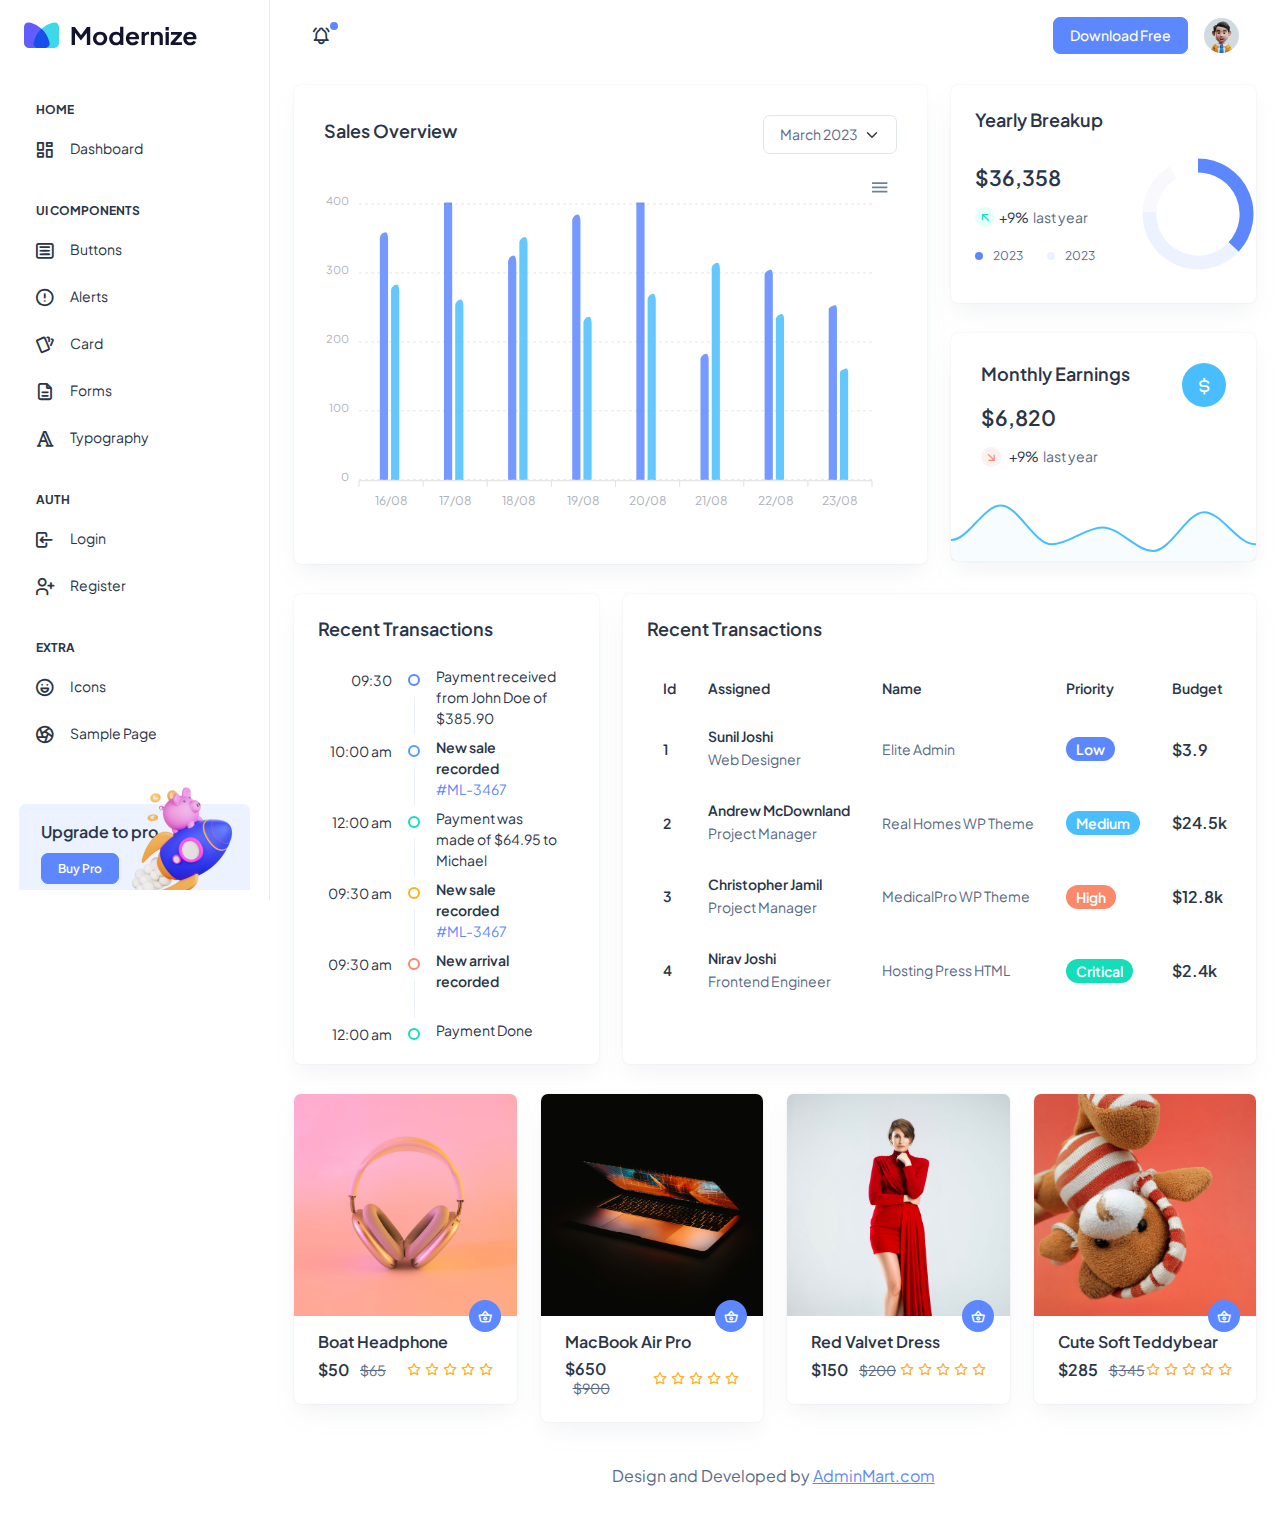
<file: original.html>
<!doctype html>
<html lang="en">

<head>
  <meta charset="utf-8">
  <meta name="viewport" content="width=device-width, initial-scale=1">
  <title>Modernize Free</title>
  <link rel="shortcut icon" type="image/png" href="assets/images/logos/favicon.png" />
  <link rel="stylesheet" href="assets/css/styles.min.css" />
</head>

<body>
  <!--  Body Wrapper -->
  <div class="page-wrapper" id="main-wrapper" data-layout="vertical" data-navbarbg="skin6" data-sidebartype="full"
    data-sidebar-position="fixed" data-header-position="fixed">
    <!-- Sidebar Start -->
    <aside class="left-sidebar">
      <!-- Sidebar scroll-->
      <div>
        <div class="brand-logo d-flex align-items-center justify-content-between">
          <a href="index.html" class="text-nowrap logo-img">
            <img src="assets/images/logos/dark-logo.svg" width="180" alt="" />
          </a>
          <div class="close-btn d-xl-none d-block sidebartoggler cursor-pointer" id="sidebarCollapse">
            <i class="ti ti-x fs-8"></i>
          </div>
        </div>
        <!-- Sidebar navigation-->
        <nav class="sidebar-nav scroll-sidebar" data-simplebar="">
          <ul id="sidebarnav">
            <li class="nav-small-cap">
              <i class="ti ti-dots nav-small-cap-icon fs-4"></i>
              <span class="hide-menu">Home</span>
            </li>
            <li class="sidebar-item">
              <a class="sidebar-link" href="index.html" aria-expanded="false">
                <span>
                  <i class="ti ti-layout-dashboard"></i>
                </span>
                <span class="hide-menu">Dashboard</span>
              </a>
            </li>
            <li class="nav-small-cap">
              <i class="ti ti-dots nav-small-cap-icon fs-4"></i>
              <span class="hide-menu">UI COMPONENTS</span>
            </li>
            <li class="sidebar-item">
              <a class="sidebar-link" href="./ui-buttons.html" aria-expanded="false">
                <span>
                  <i class="ti ti-article"></i>
                </span>
                <span class="hide-menu">Buttons</span>
              </a>
            </li>
            <li class="sidebar-item">
              <a class="sidebar-link" href="./ui-alerts.html" aria-expanded="false">
                <span>
                  <i class="ti ti-alert-circle"></i>
                </span>
                <span class="hide-menu">Alerts</span>
              </a>
            </li>
            <li class="sidebar-item">
              <a class="sidebar-link" href="./ui-card.html" aria-expanded="false">
                <span>
                  <i class="ti ti-cards"></i>
                </span>
                <span class="hide-menu">Card</span>
              </a>
            </li>
            <li class="sidebar-item">
              <a class="sidebar-link" href="./ui-forms.html" aria-expanded="false">
                <span>
                  <i class="ti ti-file-description"></i>
                </span>
                <span class="hide-menu">Forms</span>
              </a>
            </li>
            <li class="sidebar-item">
              <a class="sidebar-link" href="./ui-typography.html" aria-expanded="false">
                <span>
                  <i class="ti ti-typography"></i>
                </span>
                <span class="hide-menu">Typography</span>
              </a>
            </li>
            <li class="nav-small-cap">
              <i class="ti ti-dots nav-small-cap-icon fs-4"></i>
              <span class="hide-menu">AUTH</span>
            </li>
            <li class="sidebar-item">
              <a class="sidebar-link" href="./authentication-login.html" aria-expanded="false">
                <span>
                  <i class="ti ti-login"></i>
                </span>
                <span class="hide-menu">Login</span>
              </a>
            </li>
            <li class="sidebar-item">
              <a class="sidebar-link" href="./authentication-register.html" aria-expanded="false">
                <span>
                  <i class="ti ti-user-plus"></i>
                </span>
                <span class="hide-menu">Register</span>
              </a>
            </li>
            <li class="nav-small-cap">
              <i class="ti ti-dots nav-small-cap-icon fs-4"></i>
              <span class="hide-menu">EXTRA</span>
            </li>
            <li class="sidebar-item">
              <a class="sidebar-link" href="./icon-tabler.html" aria-expanded="false">
                <span>
                  <i class="ti ti-mood-happy"></i>
                </span>
                <span class="hide-menu">Icons</span>
              </a>
            </li>
            <li class="sidebar-item">
              <a class="sidebar-link" href="./sample-page.html" aria-expanded="false">
                <span>
                  <i class="ti ti-aperture"></i>
                </span>
                <span class="hide-menu">Sample Page</span>
              </a>
            </li>
          </ul>
          <div class="unlimited-access hide-menu bg-light-primary position-relative mb-7 mt-5 rounded">
            <div class="d-flex">
              <div class="unlimited-access-title me-3">
                <h6 class="fw-semibold fs-4 mb-6 text-dark w-85">Upgrade to pro</h6>
                <a href="https://adminmart.com/product/modernize-bootstrap-5-admin-template/" target="_blank" class="btn btn-primary fs-2 fw-semibold lh-sm">Buy Pro</a>
              </div>
              <div class="unlimited-access-img">
                <img src="assets/images/backgrounds/rocket.png" alt="" class="img-fluid">
              </div>
            </div>
          </div>
        </nav>
        <!-- End Sidebar navigation -->
      </div>
      <!-- End Sidebar scroll-->
    </aside>
    <!--  Sidebar End -->
    <!--  Main wrapper -->
    <div class="body-wrapper">
      <!--  Header Start -->
      <header class="app-header">
        <nav class="navbar navbar-expand-lg navbar-light">
          <ul class="navbar-nav">
            <li class="nav-item d-block d-xl-none">
              <a class="nav-link sidebartoggler nav-icon-hover" id="headerCollapse" href="javascript:void(0)">
                <i class="ti ti-menu-2"></i>
              </a>
            </li>
            <li class="nav-item">
              <a class="nav-link nav-icon-hover" href="javascript:void(0)">
                <i class="ti ti-bell-ringing"></i>
                <div class="notification bg-primary rounded-circle"></div>
              </a>
            </li>
          </ul>
          <div class="navbar-collapse justify-content-end px-0" id="navbarNav">
            <ul class="navbar-nav flex-row ms-auto align-items-center justify-content-end">
              <a href="https://adminmart.com/product/modernize-free-bootstrap-admin-dashboard/" target="_blank" class="btn btn-primary">Download Free</a>
              <li class="nav-item dropdown">
                <a class="nav-link nav-icon-hover" href="javascript:void(0)" id="drop2" data-bs-toggle="dropdown"
                  aria-expanded="false">
                  <img src="assets/images/profile/user-1.jpg" alt="" width="35" height="35" class="rounded-circle">
                </a>
                <div class="dropdown-menu dropdown-menu-end dropdown-menu-animate-up" aria-labelledby="drop2">
                  <div class="message-body">
                    <a href="javascript:void(0)" class="d-flex align-items-center gap-2 dropdown-item" data-bs-toggle="modal" data-bs-target="#global-modal">
                      <i class="ti ti-user fs-6"></i>
                      <p class="mb-0 fs-3">My Profile</p>
                    </a>
                    <a href="javascript:void(0)" class="d-flex align-items-center gap-2 dropdown-item" data-bs-toggle="modal" data-bs-target="#global-modal">
                      <i class="ti ti-mail fs-6"></i>
                      <p class="mb-0 fs-3">My Account</p>
                    </a>
                    <a href="javascript:void(0)" class="d-flex align-items-center gap-2 dropdown-item" data-bs-toggle="modal" data-bs-target="#global-modal">
                      <i class="ti ti-list-check fs-6"></i>
                      <p class="mb-0 fs-3">My Task</p>
                    </a>
                    <a href="index.html" class="btn btn-outline-primary mx-3 mt-2 d-block" >Logout</a>
                  </div>
                </div>
              </li>
            </ul>
          </div>
        </nav>
      </header>
      <!--  Header End -->
      <div class="container-fluid">
        <!--  Row 1 -->
        <div class="row">
          <div class="col-lg-8 d-flex align-items-strech">
            <div class="card w-100">
              <div class="card-body">
                <div class="d-sm-flex d-block align-items-center justify-content-between mb-9">
                  <div class="mb-3 mb-sm-0">
                    <h5 class="card-title fw-semibold">Sales Overview</h5>
                  </div>
                  <div>
                    <select class="form-select">
                      <option value="1">March 2023</option>
                      <option value="2">April 2023</option>
                      <option value="3">May 2023</option>
                      <option value="4">June 2023</option>
                    </select>
                  </div>
                </div>
                <div id="chart"></div>
              </div>
            </div>
          </div>
          <div class="col-lg-4">
            <div class="row">
              <div class="col-lg-12">
                <!-- Yearly Breakup -->
                <div class="card overflow-hidden">
                  <div class="card-body p-4">
                    <h5 class="card-title mb-9 fw-semibold">Yearly Breakup</h5>
                    <div class="row align-items-center">
                      <div class="col-8">
                        <h4 class="fw-semibold mb-3">$36,358</h4>
                        <div class="d-flex align-items-center mb-3">
                          <span
                            class="me-1 rounded-circle bg-light-success round-20 d-flex align-items-center justify-content-center">
                            <i class="ti ti-arrow-up-left text-success"></i>
                          </span>
                          <p class="text-dark me-1 fs-3 mb-0">+9%</p>
                          <p class="fs-3 mb-0">last year</p>
                        </div>
                        <div class="d-flex align-items-center">
                          <div class="me-4">
                            <span class="round-8 bg-primary rounded-circle me-2 d-inline-block"></span>
                            <span class="fs-2">2023</span>
                          </div>
                          <div>
                            <span class="round-8 bg-light-primary rounded-circle me-2 d-inline-block"></span>
                            <span class="fs-2">2023</span>
                          </div>
                        </div>
                      </div>
                      <div class="col-4">
                        <div class="d-flex justify-content-center">
                          <div id="breakup"></div>
                        </div>
                      </div>
                    </div>
                  </div>
                </div>
              </div>
              <div class="col-lg-12">
                <!-- Monthly Earnings -->
                <div class="card">
                  <div class="card-body">
                    <div class="row alig n-items-start">
                      <div class="col-8">
                        <h5 class="card-title mb-9 fw-semibold"> Monthly Earnings </h5>
                        <h4 class="fw-semibold mb-3">$6,820</h4>
                        <div class="d-flex align-items-center pb-1">
                          <span
                            class="me-2 rounded-circle bg-light-danger round-20 d-flex align-items-center justify-content-center">
                            <i class="ti ti-arrow-down-right text-danger"></i>
                          </span>
                          <p class="text-dark me-1 fs-3 mb-0">+9%</p>
                          <p class="fs-3 mb-0">last year</p>
                        </div>
                      </div>
                      <div class="col-4">
                        <div class="d-flex justify-content-end">
                          <div
                            class="text-white bg-secondary rounded-circle p-6 d-flex align-items-center justify-content-center">
                            <i class="ti ti-currency-dollar fs-6"></i>
                          </div>
                        </div>
                      </div>
                    </div>
                  </div>
                  <div id="earning"></div>
                </div>
              </div>
            </div>
          </div>
        </div>
        <div class="row">
          <div class="col-lg-4 d-flex align-items-stretch">
            <div class="card w-100">
              <div class="card-body p-4">
                <div class="mb-4">
                  <h5 class="card-title fw-semibold">Recent Transactions</h5>
                </div>
                <ul class="timeline-widget mb-0 position-relative mb-n5">
                  <li class="timeline-item d-flex position-relative overflow-hidden">
                    <div class="timeline-time text-dark flex-shrink-0 text-end">09:30</div>
                    <div class="timeline-badge-wrap d-flex flex-column align-items-center">
                      <span class="timeline-badge border-2 border border-primary flex-shrink-0 my-8"></span>
                      <span class="timeline-badge-border d-block flex-shrink-0"></span>
                    </div>
                    <div class="timeline-desc fs-3 text-dark mt-n1">Payment received from John Doe of $385.90</div>
                  </li>
                  <li class="timeline-item d-flex position-relative overflow-hidden">
                    <div class="timeline-time text-dark flex-shrink-0 text-end">10:00 am</div>
                    <div class="timeline-badge-wrap d-flex flex-column align-items-center">
                      <span class="timeline-badge border-2 border border-info flex-shrink-0 my-8"></span>
                      <span class="timeline-badge-border d-block flex-shrink-0"></span>
                    </div>
                    <div class="timeline-desc fs-3 text-dark mt-n1 fw-semibold">New sale recorded <a
                        href="javascript:void(0)" class="text-primary d-block fw-normal">#ML-3467</a>
                    </div>
                  </li>
                  <li class="timeline-item d-flex position-relative overflow-hidden">
                    <div class="timeline-time text-dark flex-shrink-0 text-end">12:00 am</div>
                    <div class="timeline-badge-wrap d-flex flex-column align-items-center">
                      <span class="timeline-badge border-2 border border-success flex-shrink-0 my-8"></span>
                      <span class="timeline-badge-border d-block flex-shrink-0"></span>
                    </div>
                    <div class="timeline-desc fs-3 text-dark mt-n1">Payment was made of $64.95 to Michael</div>
                  </li>
                  <li class="timeline-item d-flex position-relative overflow-hidden">
                    <div class="timeline-time text-dark flex-shrink-0 text-end">09:30 am</div>
                    <div class="timeline-badge-wrap d-flex flex-column align-items-center">
                      <span class="timeline-badge border-2 border border-warning flex-shrink-0 my-8"></span>
                      <span class="timeline-badge-border d-block flex-shrink-0"></span>
                    </div>
                    <div class="timeline-desc fs-3 text-dark mt-n1 fw-semibold">New sale recorded <a
                        href="javascript:void(0)" class="text-primary d-block fw-normal">#ML-3467</a>
                    </div>
                  </li>
                  <li class="timeline-item d-flex position-relative overflow-hidden">
                    <div class="timeline-time text-dark flex-shrink-0 text-end">09:30 am</div>
                    <div class="timeline-badge-wrap d-flex flex-column align-items-center">
                      <span class="timeline-badge border-2 border border-danger flex-shrink-0 my-8"></span>
                      <span class="timeline-badge-border d-block flex-shrink-0"></span>
                    </div>
                    <div class="timeline-desc fs-3 text-dark mt-n1 fw-semibold">New arrival recorded 
                    </div>
                  </li>
                  <li class="timeline-item d-flex position-relative overflow-hidden">
                    <div class="timeline-time text-dark flex-shrink-0 text-end">12:00 am</div>
                    <div class="timeline-badge-wrap d-flex flex-column align-items-center">
                      <span class="timeline-badge border-2 border border-success flex-shrink-0 my-8"></span>
                    </div>
                    <div class="timeline-desc fs-3 text-dark mt-n1">Payment Done</div>
                  </li>
                </ul>
              </div>
            </div>
          </div>
          <div class="col-lg-8 d-flex align-items-stretch">
            <div class="card w-100">
              <div class="card-body p-4">
                <h5 class="card-title fw-semibold mb-4">Recent Transactions</h5>
                <div class="table-responsive">
                  <table class="table text-nowrap mb-0 align-middle">
                    <thead class="text-dark fs-4">
                      <tr>
                        <th class="border-bottom-0">
                          <h6 class="fw-semibold mb-0">Id</h6>
                        </th>
                        <th class="border-bottom-0">
                          <h6 class="fw-semibold mb-0">Assigned</h6>
                        </th>
                        <th class="border-bottom-0">
                          <h6 class="fw-semibold mb-0">Name</h6>
                        </th>
                        <th class="border-bottom-0">
                          <h6 class="fw-semibold mb-0">Priority</h6>
                        </th>
                        <th class="border-bottom-0">
                          <h6 class="fw-semibold mb-0">Budget</h6>
                        </th>
                      </tr>
                    </thead>
                    <tbody>
                      <tr>
                        <td class="border-bottom-0"><h6 class="fw-semibold mb-0">1</h6></td>
                        <td class="border-bottom-0">
                            <h6 class="fw-semibold mb-1">Sunil Joshi</h6>
                            <span class="fw-normal">Web Designer</span>                          
                        </td>
                        <td class="border-bottom-0">
                          <p class="mb-0 fw-normal">Elite Admin</p>
                        </td>
                        <td class="border-bottom-0">
                          <div class="d-flex align-items-center gap-2">
                            <span class="badge bg-primary rounded-3 fw-semibold">Low</span>
                          </div>
                        </td>
                        <td class="border-bottom-0">
                          <h6 class="fw-semibold mb-0 fs-4">$3.9</h6>
                        </td>
                      </tr> 
                      <tr>
                        <td class="border-bottom-0"><h6 class="fw-semibold mb-0">2</h6></td>
                        <td class="border-bottom-0">
                            <h6 class="fw-semibold mb-1">Andrew McDownland</h6>
                            <span class="fw-normal">Project Manager</span>                          
                        </td>
                        <td class="border-bottom-0">
                          <p class="mb-0 fw-normal">Real Homes WP Theme</p>
                        </td>
                        <td class="border-bottom-0">
                          <div class="d-flex align-items-center gap-2">
                            <span class="badge bg-secondary rounded-3 fw-semibold">Medium</span>
                          </div>
                        </td>
                        <td class="border-bottom-0">
                          <h6 class="fw-semibold mb-0 fs-4">$24.5k</h6>
                        </td>
                      </tr> 
                      <tr>
                        <td class="border-bottom-0"><h6 class="fw-semibold mb-0">3</h6></td>
                        <td class="border-bottom-0">
                            <h6 class="fw-semibold mb-1">Christopher Jamil</h6>
                            <span class="fw-normal">Project Manager</span>                          
                        </td>
                        <td class="border-bottom-0">
                          <p class="mb-0 fw-normal">MedicalPro WP Theme</p>
                        </td>
                        <td class="border-bottom-0">
                          <div class="d-flex align-items-center gap-2">
                            <span class="badge bg-danger rounded-3 fw-semibold">High</span>
                          </div>
                        </td>
                        <td class="border-bottom-0">
                          <h6 class="fw-semibold mb-0 fs-4">$12.8k</h6>
                        </td>
                      </tr>      
                      <tr>
                        <td class="border-bottom-0"><h6 class="fw-semibold mb-0">4</h6></td>
                        <td class="border-bottom-0">
                            <h6 class="fw-semibold mb-1">Nirav Joshi</h6>
                            <span class="fw-normal">Frontend Engineer</span>                          
                        </td>
                        <td class="border-bottom-0">
                          <p class="mb-0 fw-normal">Hosting Press HTML</p>
                        </td>
                        <td class="border-bottom-0">
                          <div class="d-flex align-items-center gap-2">
                            <span class="badge bg-success rounded-3 fw-semibold">Critical</span>
                          </div>
                        </td>
                        <td class="border-bottom-0">
                          <h6 class="fw-semibold mb-0 fs-4">$2.4k</h6>
                        </td>
                      </tr>                       
                    </tbody>
                  </table>
                </div>
              </div>
            </div>
          </div>
        </div>
        <div class="row">
          <div class="col-sm-6 col-xl-3">
            <div class="card overflow-hidden rounded-2">
              <div class="position-relative">
                <a href="javascript:void(0)"><img src="/assets/images/products/s4.jpg" class="card-img-top rounded-0" alt="..."></a>
                <a href="javascript:void(0)" class="bg-primary rounded-circle p-2 text-white d-inline-flex position-absolute bottom-0 end-0 mb-n3 me-3" data-bs-toggle="tooltip" data-bs-placement="top" data-bs-title="Add To Cart"><i class="ti ti-basket fs-4"></i></a>                      </div>
              <div class="card-body pt-3 p-4">
                <h6 class="fw-semibold fs-4">Boat Headphone</h6>
                <div class="d-flex align-items-center justify-content-between">
                  <h6 class="fw-semibold fs-4 mb-0">$50 <span class="ms-2 fw-normal text-muted fs-3"><del>$65</del></span></h6>
                  <ul class="list-unstyled d-flex align-items-center mb-0">
                    <li><a class="me-1" href="javascript:void(0)"><i class="ti ti-star text-warning"></i></a></li>
                    <li><a class="me-1" href="javascript:void(0)"><i class="ti ti-star text-warning"></i></a></li>
                    <li><a class="me-1" href="javascript:void(0)"><i class="ti ti-star text-warning"></i></a></li>
                    <li><a class="me-1" href="javascript:void(0)"><i class="ti ti-star text-warning"></i></a></li>
                    <li><a class="" href="javascript:void(0)"><i class="ti ti-star text-warning"></i></a></li>
                  </ul>
                </div>
              </div>
            </div>
          </div>
          <div class="col-sm-6 col-xl-3">
            <div class="card overflow-hidden rounded-2">
              <div class="position-relative">
                <a href="javascript:void(0)"><img src="/assets/images/products/s5.jpg" class="card-img-top rounded-0" alt="..."></a>
                <a href="javascript:void(0)" class="bg-primary rounded-circle p-2 text-white d-inline-flex position-absolute bottom-0 end-0 mb-n3 me-3" data-bs-toggle="tooltip" data-bs-placement="top" data-bs-title="Add To Cart"><i class="ti ti-basket fs-4"></i></a>                      </div>
              <div class="card-body pt-3 p-4">
                <h6 class="fw-semibold fs-4">MacBook Air Pro</h6>
                <div class="d-flex align-items-center justify-content-between">
                  <h6 class="fw-semibold fs-4 mb-0">$650 <span class="ms-2 fw-normal text-muted fs-3"><del>$900</del></span></h6>
                  <ul class="list-unstyled d-flex align-items-center mb-0">
                    <li><a class="me-1" href="javascript:void(0)"><i class="ti ti-star text-warning"></i></a></li>
                    <li><a class="me-1" href="javascript:void(0)"><i class="ti ti-star text-warning"></i></a></li>
                    <li><a class="me-1" href="javascript:void(0)"><i class="ti ti-star text-warning"></i></a></li>
                    <li><a class="me-1" href="javascript:void(0)"><i class="ti ti-star text-warning"></i></a></li>
                    <li><a class="" href="javascript:void(0)"><i class="ti ti-star text-warning"></i></a></li>
                  </ul>
                </div>
              </div>
            </div>
          </div>
          <div class="col-sm-6 col-xl-3">
            <div class="card overflow-hidden rounded-2">
              <div class="position-relative">
                <a href="javascript:void(0)"><img src="/assets/images/products/s7.jpg" class="card-img-top rounded-0" alt="..."></a>
                <a href="javascript:void(0)" class="bg-primary rounded-circle p-2 text-white d-inline-flex position-absolute bottom-0 end-0 mb-n3 me-3" data-bs-toggle="tooltip" data-bs-placement="top" data-bs-title="Add To Cart"><i class="ti ti-basket fs-4"></i></a>                      </div>
              <div class="card-body pt-3 p-4">
                <h6 class="fw-semibold fs-4">Red Valvet Dress</h6>
                <div class="d-flex align-items-center justify-content-between">
                  <h6 class="fw-semibold fs-4 mb-0">$150 <span class="ms-2 fw-normal text-muted fs-3"><del>$200</del></span></h6>
                  <ul class="list-unstyled d-flex align-items-center mb-0">
                    <li><a class="me-1" href="javascript:void(0)"><i class="ti ti-star text-warning"></i></a></li>
                    <li><a class="me-1" href="javascript:void(0)"><i class="ti ti-star text-warning"></i></a></li>
                    <li><a class="me-1" href="javascript:void(0)"><i class="ti ti-star text-warning"></i></a></li>
                    <li><a class="me-1" href="javascript:void(0)"><i class="ti ti-star text-warning"></i></a></li>
                    <li><a class="" href="javascript:void(0)"><i class="ti ti-star text-warning"></i></a></li>
                  </ul>
                </div>
              </div>
            </div>
          </div>
          <div class="col-sm-6 col-xl-3">
            <div class="card overflow-hidden rounded-2">
              <div class="position-relative">
                <a href="javascript:void(0)"><img src="/assets/images/products/s11.jpg" class="card-img-top rounded-0" alt="..."></a>
                <a href="javascript:void(0)" class="bg-primary rounded-circle p-2 text-white d-inline-flex position-absolute bottom-0 end-0 mb-n3 me-3" data-bs-toggle="tooltip" data-bs-placement="top" data-bs-title="Add To Cart"><i class="ti ti-basket fs-4"></i></a>                      </div>
              <div class="card-body pt-3 p-4">
                <h6 class="fw-semibold fs-4">Cute Soft Teddybear</h6>
                <div class="d-flex align-items-center justify-content-between">
                  <h6 class="fw-semibold fs-4 mb-0">$285 <span class="ms-2 fw-normal text-muted fs-3"><del>$345</del></span></h6>
                  <ul class="list-unstyled d-flex align-items-center mb-0">
                    <li><a class="me-1" href="javascript:void(0)"><i class="ti ti-star text-warning"></i></a></li>
                    <li><a class="me-1" href="javascript:void(0)"><i class="ti ti-star text-warning"></i></a></li>
                    <li><a class="me-1" href="javascript:void(0)"><i class="ti ti-star text-warning"></i></a></li>
                    <li><a class="me-1" href="javascript:void(0)"><i class="ti ti-star text-warning"></i></a></li>
                    <li><a class="" href="javascript:void(0)"><i class="ti ti-star text-warning"></i></a></li>
                  </ul>
                </div>
              </div>
            </div>
          </div>
        </div>
        <div class="py-6 px-6 text-center">
          <p class="mb-0 fs-4">Design and Developed by <a href="https://adminmart.com/" target="_blank" class="pe-1 text-primary text-decoration-underline">AdminMart.com</a></p>
        </div>
      </div>
    </div>
  </div>
  <script src="assets/libs/jquery/dist/jquery.min.js"></script>
  <script src="assets/libs/bootstrap/dist/js/bootstrap.bundle.min.js"></script>
  <script src="assets/js/sidebarmenu.js"></script>
  <script src="assets/js/app.min.js"></script>
  <script src="assets/libs/apexcharts/dist/apexcharts.min.js"></script>
  <script src="assets/libs/simplebar/dist/simplebar.js"></script>
  <script src="assets/js/dashboard.js"></script>
</body>

</html>
</file>
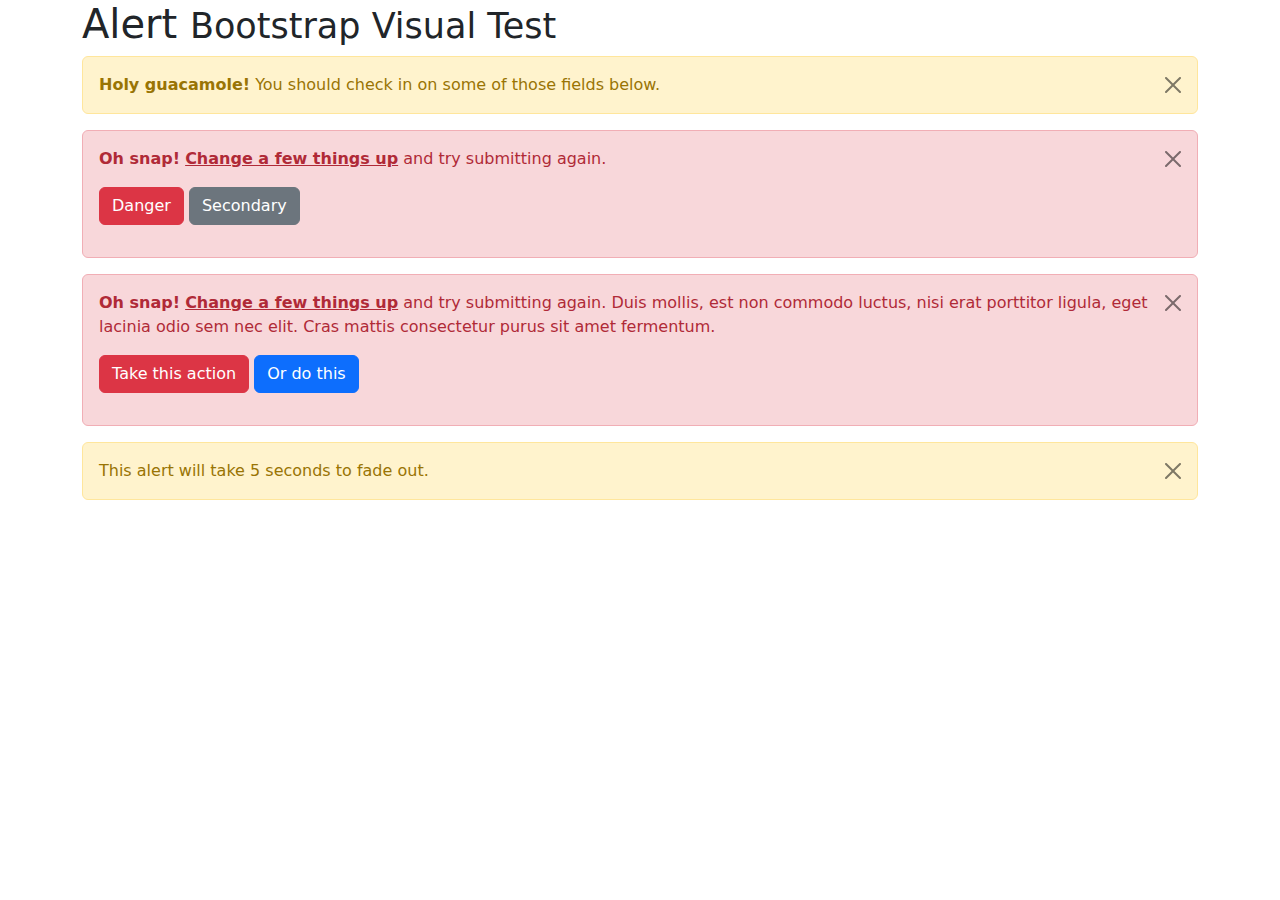
<file: assets/libs/bootstrap/js/tests/visual/alert.html>
<!doctype html>
<html lang="en">
  <head>
    <meta charset="utf-8">
    <meta name="viewport" content="width=device-width, initial-scale=1">
    <link href="../../../dist/css/bootstrap.min.css" rel="stylesheet">
    <title>Alert</title>
  </head>
  <body>
    <div class="container">
      <h1>Alert <small>Bootstrap Visual Test</small></h1>

      <div class="alert alert-warning alert-dismissible fade show" role="alert">
        <button type="button" class="btn-close" data-bs-dismiss="alert" aria-label="Close"></button>
        <strong>Holy guacamole!</strong> You should check in on some of those fields below.
      </div>

      <div class="alert alert-danger alert-dismissible fade show" role="alert">
        <button type="button" class="btn-close" data-bs-dismiss="alert" aria-label="Close"></button>
        <p>
          <strong>Oh snap!</strong> <a href="#" class="alert-link">Change a few things up</a> and try submitting again.
        </p>
        <p>
          <button type="button" class="btn btn-danger">Danger</button>
          <button type="button" class="btn btn-secondary">Secondary</button>
        </p>
      </div>

      <div class="alert alert-danger alert-dismissible fade show" role="alert">
        <button type="button" class="btn-close" data-bs-dismiss="alert" aria-label="Close"></button>
        <p>
          <strong>Oh snap!</strong> <a href="#" class="alert-link">Change a few things up</a> and try submitting again. Duis mollis, est non commodo luctus, nisi erat porttitor ligula, eget lacinia odio sem nec elit. Cras mattis consectetur purus sit amet fermentum.
        </p>
        <p>
          <button type="button" class="btn btn-danger">Take this action</button>
          <button type="button" class="btn btn-primary">Or do this</button>
        </p>
      </div>

      <div class="alert alert-warning alert-dismissible fade show" role="alert" style="transition-duration: 5s;">
        <button type="button" class="btn-close" data-bs-dismiss="alert" aria-label="Close"></button>
        This alert will take 5 seconds to fade out.
      </div>
    </div>

    <script src="../../../dist/js/bootstrap.bundle.js"></script>
  </body>
</html>
</file>
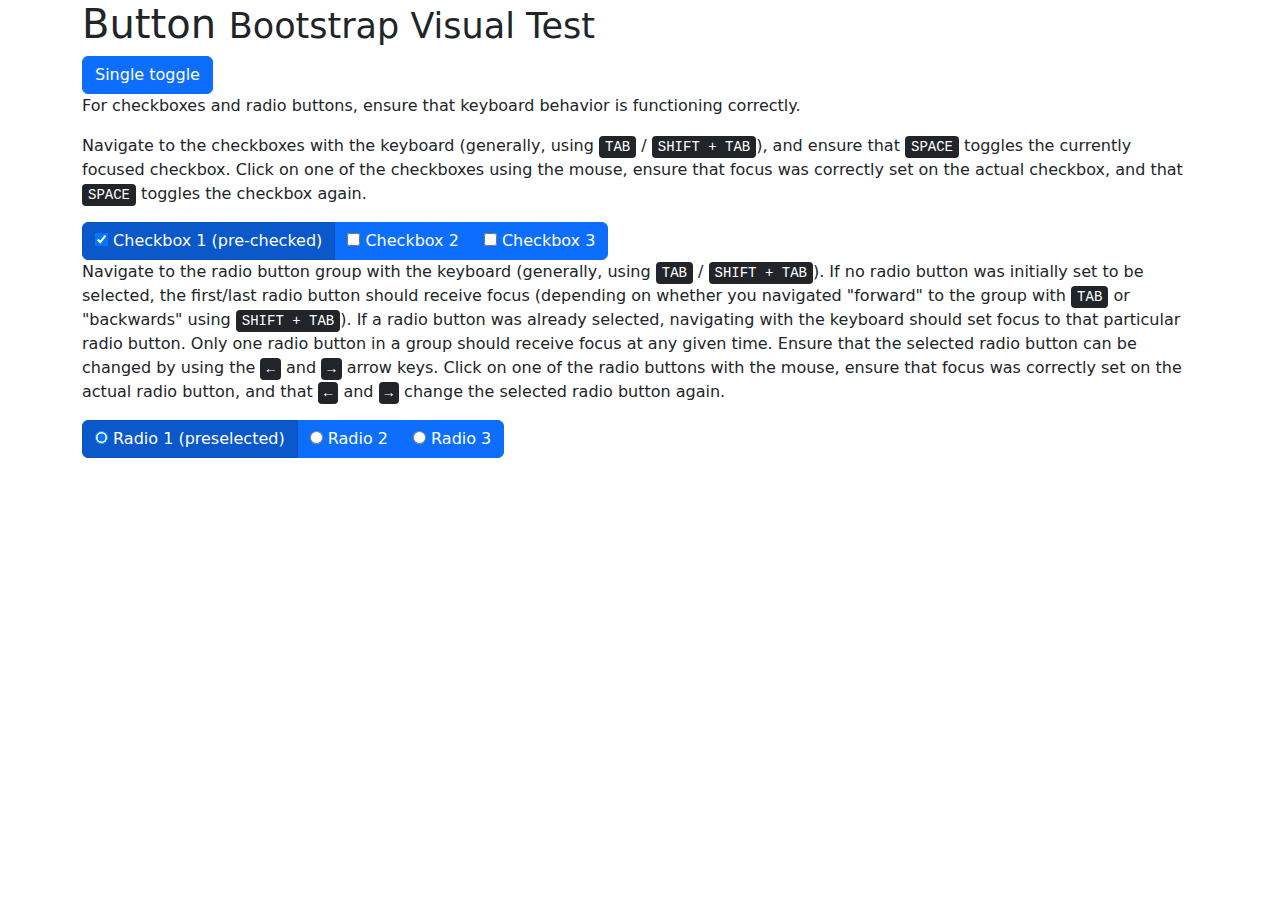
<file: assets/libs/bootstrap/js/tests/visual/button.html>
<!doctype html>
<html lang="en">
  <head>
    <meta charset="utf-8">
    <meta name="viewport" content="width=device-width, initial-scale=1">
    <link href="../../../dist/css/bootstrap.min.css" rel="stylesheet">
    <title>Button</title>
  </head>
  <body>
    <div class="container">
      <h1>Button <small>Bootstrap Visual Test</small></h1>

      <button type="button" class="btn btn-primary" data-bs-toggle="button" aria-pressed="false" autocomplete="off">
        Single toggle
      </button>

      <p>For checkboxes and radio buttons, ensure that keyboard behavior is functioning correctly.</p>
      <p>Navigate to the checkboxes with the keyboard (generally, using <kbd>TAB</kbd> / <kbd>SHIFT + TAB</kbd>), and ensure that <kbd>SPACE</kbd> toggles the currently focused checkbox. Click on one of the checkboxes using the mouse, ensure that focus was correctly set on the actual checkbox, and that <kbd>SPACE</kbd> toggles the checkbox again.</p>

      <div class="btn-group" data-bs-toggle="buttons">
        <label class="btn btn-primary active">
          <input type="checkbox" checked autocomplete="off"> Checkbox 1 (pre-checked)
        </label>
        <label class="btn btn-primary">
          <input type="checkbox" autocomplete="off"> Checkbox 2
        </label>
        <label class="btn btn-primary">
          <input type="checkbox" autocomplete="off"> Checkbox 3
        </label>
      </div>

      <p>Navigate to the radio button group with the keyboard (generally, using <kbd>TAB</kbd> / <kbd>SHIFT + TAB</kbd>). If no radio button was initially set to be selected, the first/last radio button should receive focus (depending on whether you navigated "forward" to the group with <kbd>TAB</kbd> or "backwards" using <kbd>SHIFT + TAB</kbd>). If a radio button was already selected, navigating with the keyboard should set focus to that particular radio button. Only one radio button in a group should receive focus at any given time.  Ensure that the selected radio button can be changed by using the <kbd>←</kbd> and <kbd>→</kbd> arrow keys. Click on one of the radio buttons with the mouse,  ensure that focus was correctly set on the actual radio button, and that <kbd>←</kbd> and <kbd>→</kbd> change the selected radio button again.</p>

      <div class="btn-group" data-bs-toggle="buttons">
        <label class="btn btn-primary active">
          <input type="radio" name="options" id="option1" autocomplete="off" checked> Radio 1 (preselected)
        </label>
        <label class="btn btn-primary">
          <input type="radio" name="options" id="option2" autocomplete="off"> Radio 2
        </label>
        <label class="btn btn-primary">
          <input type="radio" name="options" id="option3" autocomplete="off"> Radio 3
        </label>
      </div>
    </div>

    <script src="../../../dist/js/bootstrap.bundle.js"></script>
  </body>
</html>
</file>
